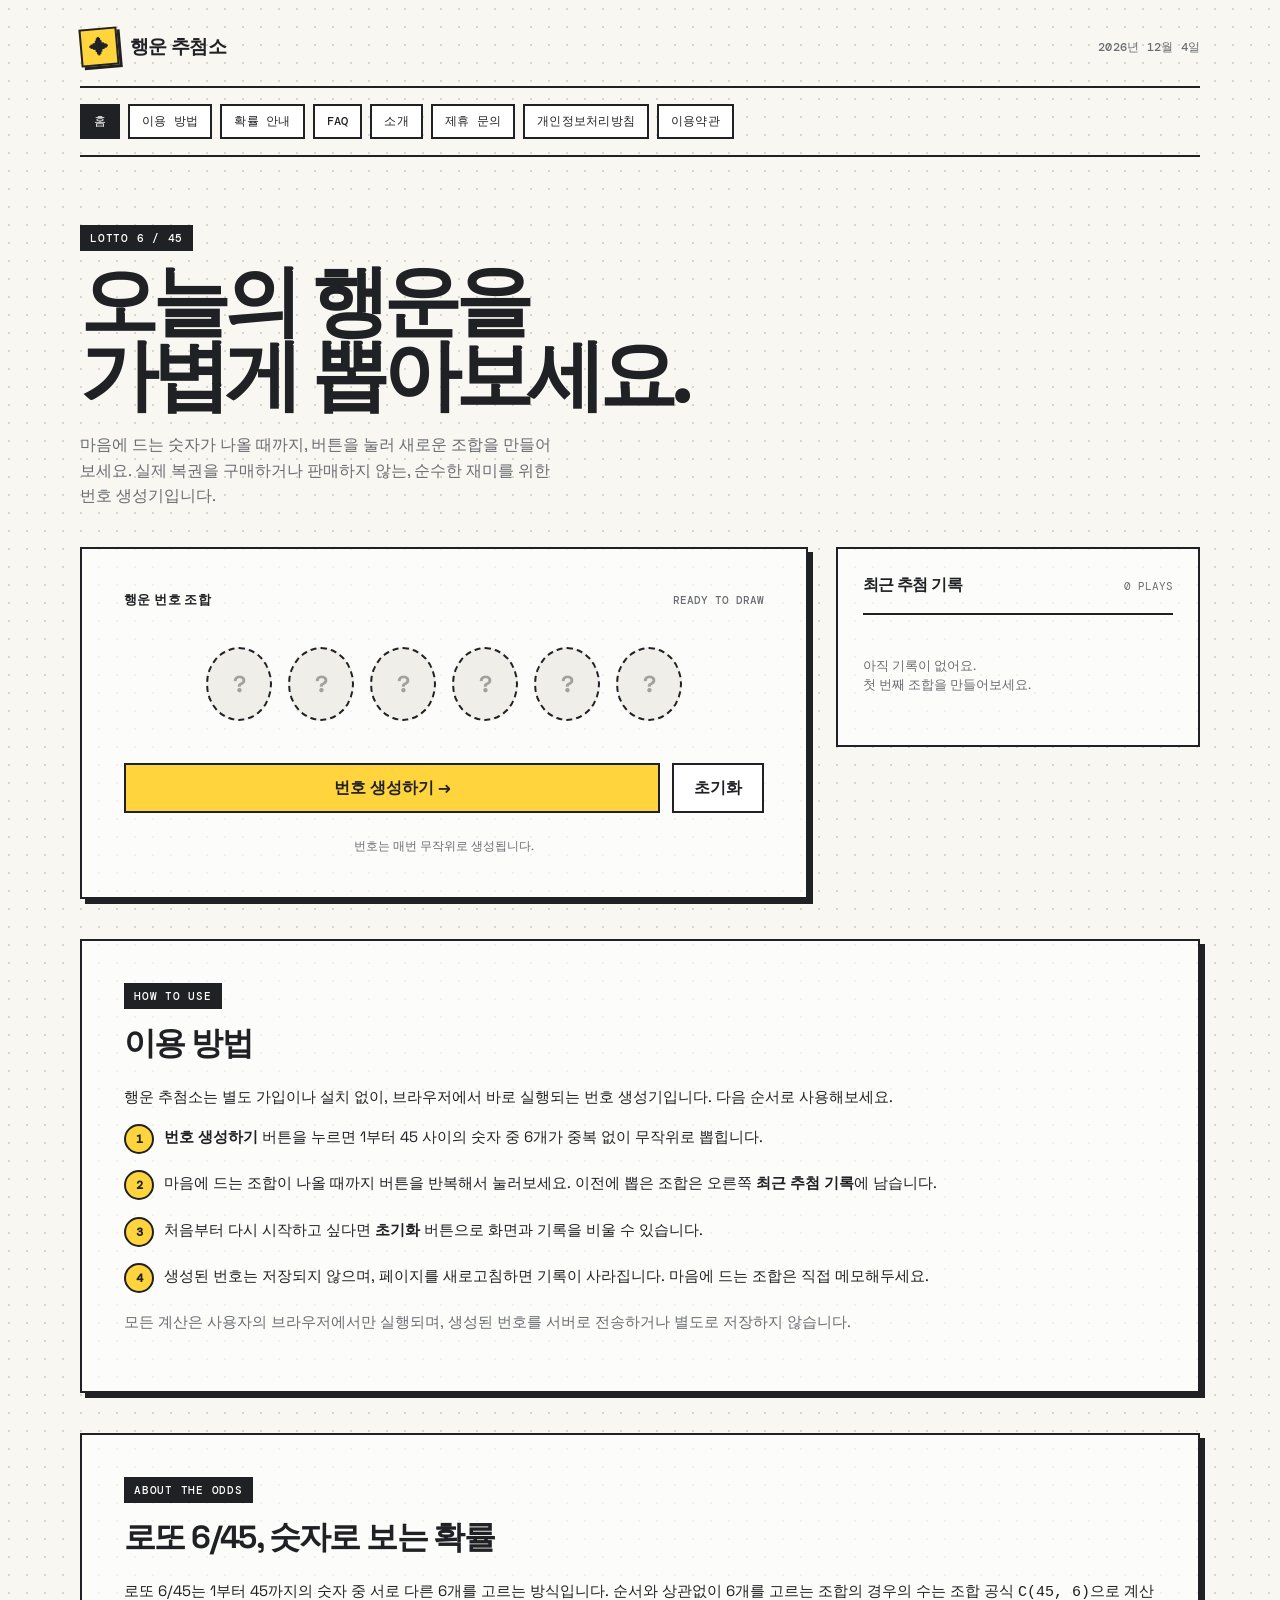
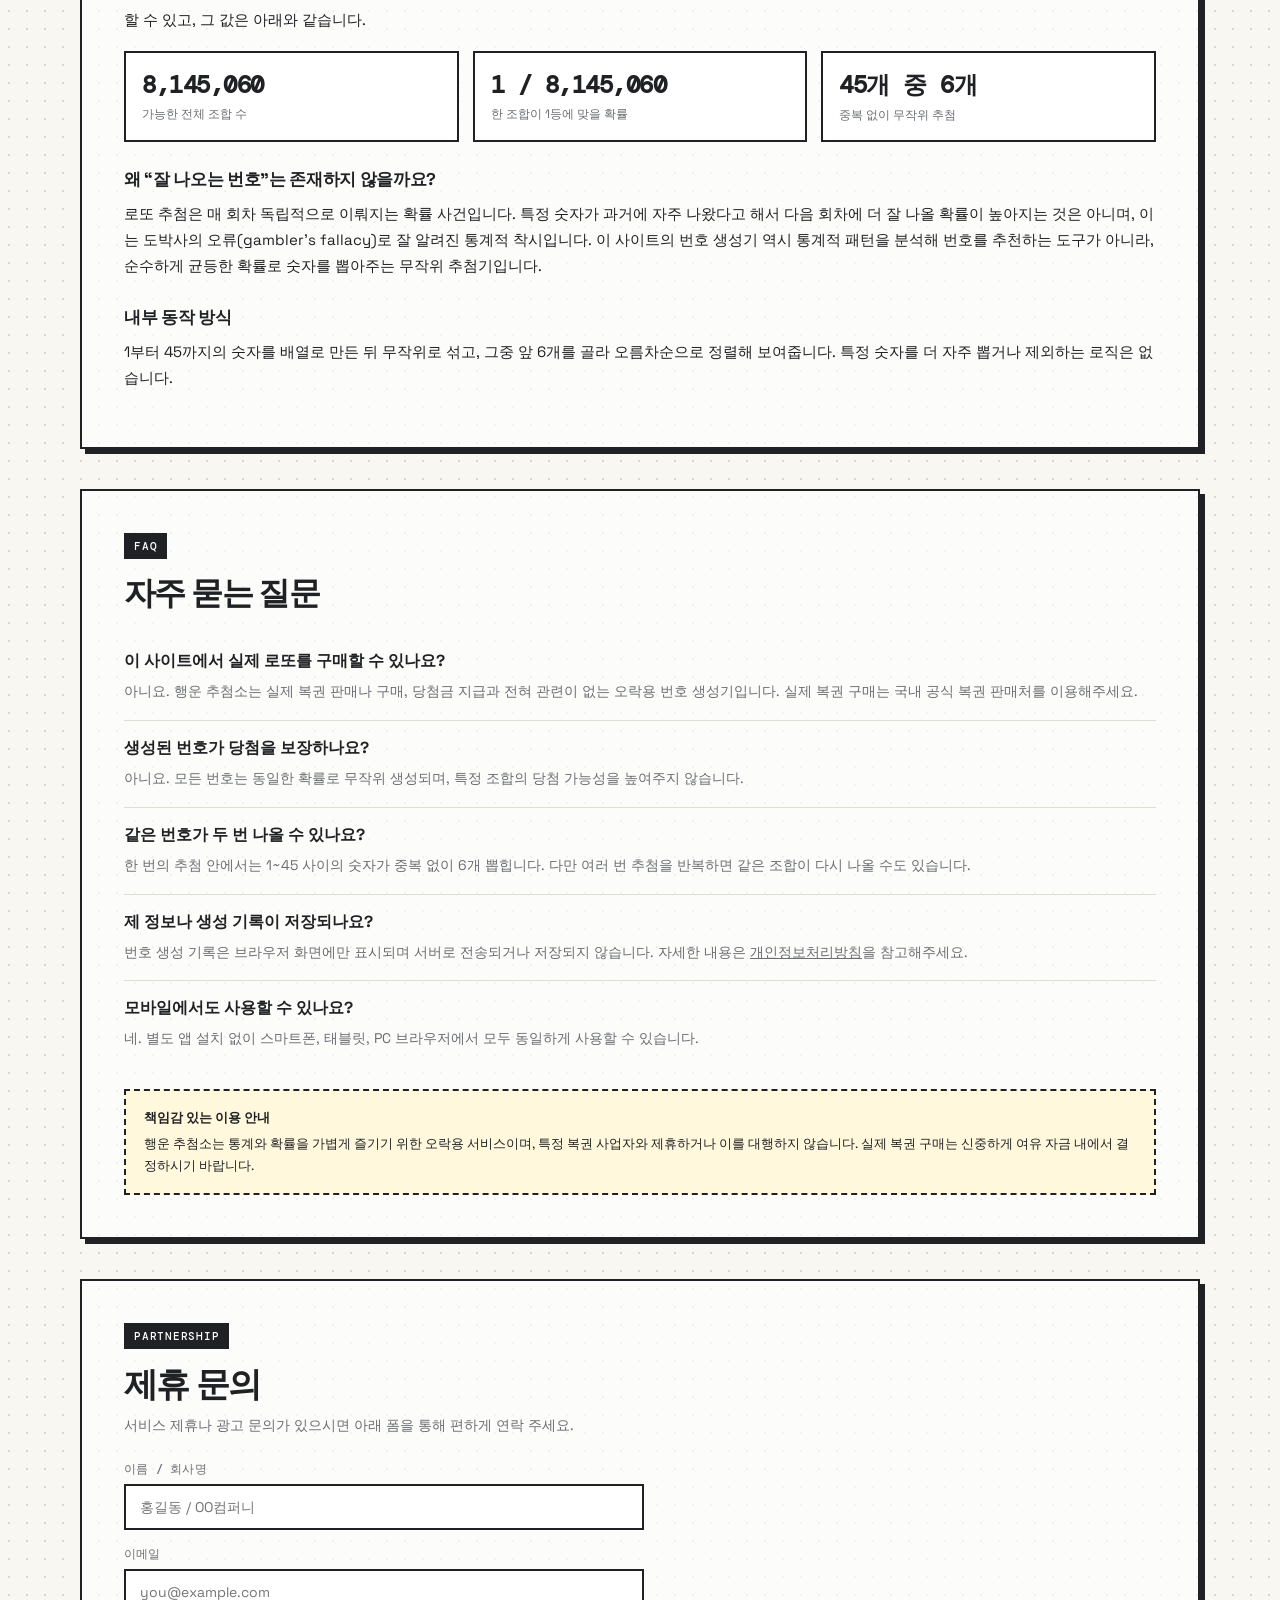
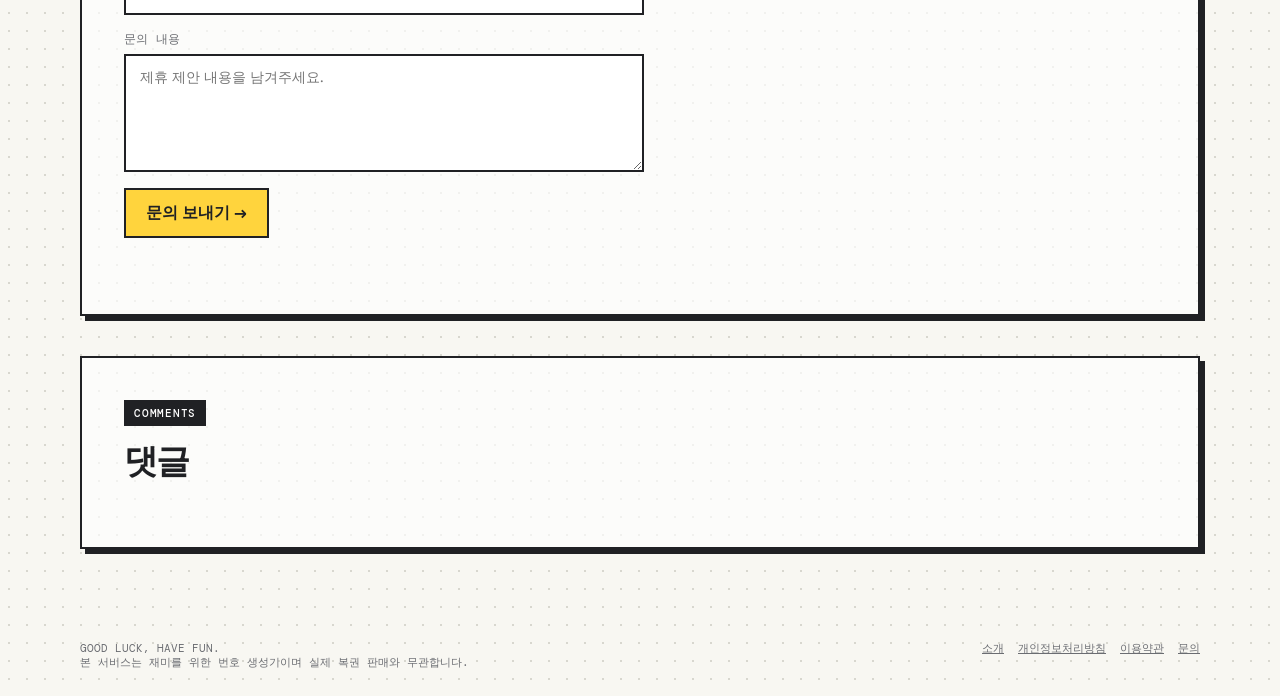
<file: index.html>
<!doctype html>
<html lang="ko">
<head>
  <meta charset="UTF-8">
  <meta name="viewport" content="width=device-width, initial-scale=1.0">
  <title>행운 추첨소 | 로또 번호 생성기</title>
  <meta name="description" content="로또 6/45 번호를 무작위로 뽑아보는 무료 웹 도구. 사용법, 당첨 확률과 조합 수 계산, 자주 묻는 질문까지 함께 안내합니다.">
  <link rel="canonical" href="https://product-builder-lecture-7hu.pages.dev/">
  <meta name="google-adsense-account" content="ca-pub-7638563960296296">
  <script async src="https://pagead2.googlesyndication.com/pagead/js/adsbygoogle.js?client=ca-pub-7638563960296296"
     crossorigin="anonymous"></script>
  <link rel="stylesheet" href="styles.css">
</head>
<body>
  <div class="shell">
    <header>
      <a class="brand" href="/"><div class="brand-mark" aria-hidden="true">✦</div><span>행운 추첨소</span></a>
      <div class="date" id="today"></div>
    </header>
    <nav class="site-nav" aria-label="주요 메뉴">
      <a href="/" aria-current="page">홈</a>
      <a href="#howto">이용 방법</a>
      <a href="#stats">확률 안내</a>
      <a href="#faq">FAQ</a>
      <a href="about.html">소개</a>
      <a href="#partner-title">제휴 문의</a>
      <a href="privacy.html">개인정보처리방침</a>
      <a href="terms.html">이용약관</a>
    </nav>

    <main>
      <section class="intro" aria-labelledby="page-title">
        <span class="eyebrow">LOTTO 6 / 45</span>
        <h1 id="page-title">오늘의 행운을<br>가볍게 뽑아보세요.</h1>
        <p>마음에 드는 숫자가 나올 때까지, 버튼을 눌러 새로운 조합을 만들어보세요. 실제 복권을 구매하거나 판매하지 않는, 순수한 재미를 위한 번호 생성기입니다.</p>
      </section>

      <div class="layout">
        <section class="draw-panel" aria-labelledby="draw-title">
          <div class="panel-top">
            <h2 class="panel-title" id="draw-title">행운 번호 조합</h2>
            <span class="round" id="roundLabel">READY TO DRAW</span>
          </div>
          <div class="numbers" id="numbers" aria-live="polite" aria-label="추첨된 로또 번호">
            <span class="ball placeholder">?</span><span class="ball placeholder">?</span><span class="ball placeholder">?</span><span class="ball placeholder">?</span><span class="ball placeholder">?</span><span class="ball placeholder">?</span>
          </div>
          <div class="actions">
            <button class="button primary" id="drawButton" type="button">번호 생성하기 <span aria-hidden="true">→</span></button>
            <button class="button secondary" id="resetButton" type="button">초기화</button>
          </div>
          <p class="tip">번호는 매번 무작위로 생성됩니다.</p>
        </section>

        <aside class="history-panel" aria-labelledby="history-title">
          <div class="history-head"><h2 id="history-title">최근 추첨 기록</h2><span class="history-count" id="historyCount">0 PLAYS</span></div>
          <div class="history-list" id="historyList"><p class="empty" id="emptyHistory">아직 기록이 없어요.<br>첫 번째 조합을 만들어보세요.</p></div>
        </aside>
      </div>

      <section class="content-panel" id="howto" aria-labelledby="howto-title">
        <span class="eyebrow">HOW TO USE</span>
        <h2 id="howto-title">이용 방법</h2>
        <p>행운 추첨소는 별도 가입이나 설치 없이, 브라우저에서 바로 실행되는 번호 생성기입니다. 다음 순서로 사용해보세요.</p>
        <ol class="steps">
          <li><strong>번호 생성하기</strong> 버튼을 누르면 1부터 45 사이의 숫자 중 6개가 중복 없이 무작위로 뽑힙니다.</li>
          <li>마음에 드는 조합이 나올 때까지 버튼을 반복해서 눌러보세요. 이전에 뽑은 조합은 오른쪽 <strong>최근 추첨 기록</strong>에 남습니다.</li>
          <li>처음부터 다시 시작하고 싶다면 <strong>초기화</strong> 버튼으로 화면과 기록을 비울 수 있습니다.</li>
          <li>생성된 번호는 저장되지 않으며, 페이지를 새로고침하면 기록이 사라집니다. 마음에 드는 조합은 직접 메모해두세요.</li>
        </ol>
        <p class="muted">모든 계산은 사용자의 브라우저에서만 실행되며, 생성된 번호를 서버로 전송하거나 별도로 저장하지 않습니다.</p>
      </section>

      <section class="content-panel" id="stats" aria-labelledby="stats-title">
        <span class="eyebrow">ABOUT THE ODDS</span>
        <h2 id="stats-title">로또 6/45, 숫자로 보는 확률</h2>
        <p>로또 6/45는 1부터 45까지의 숫자 중 서로 다른 6개를 고르는 방식입니다. 순서와 상관없이 6개를 고르는 조합의 경우의 수는 조합 공식 <code>C(45, 6)</code>으로 계산할 수 있고, 그 값은 아래와 같습니다.</p>
        <div class="stat-grid">
          <div class="stat-card"><span class="num">8,145,060</span><span class="label">가능한 전체 조합 수</span></div>
          <div class="stat-card"><span class="num">1 / 8,145,060</span><span class="label">한 조합이 1등에 맞을 확률</span></div>
          <div class="stat-card"><span class="num">45개 중 6개</span><span class="label">중복 없이 무작위 추첨</span></div>
        </div>
        <h3>왜 &ldquo;잘 나오는 번호&rdquo;는 존재하지 않을까요?</h3>
        <p>로또 추첨은 매 회차 독립적으로 이뤄지는 확률 사건입니다. 특정 숫자가 과거에 자주 나왔다고 해서 다음 회차에 더 잘 나올 확률이 높아지는 것은 아니며, 이는 도박사의 오류(gambler&rsquo;s fallacy)로 잘 알려진 통계적 착시입니다. 이 사이트의 번호 생성기 역시 통계적 패턴을 분석해 번호를 추천하는 도구가 아니라, 순수하게 균등한 확률로 숫자를 뽑아주는 무작위 추첨기입니다.</p>
        <h3>내부 동작 방식</h3>
        <p>1부터 45까지의 숫자를 배열로 만든 뒤 무작위로 섞고, 그중 앞 6개를 골라 오름차순으로 정렬해 보여줍니다. 특정 숫자를 더 자주 뽑거나 제외하는 로직은 없습니다.</p>
      </section>

      <section class="content-panel" id="faq" aria-labelledby="faq-title">
        <span class="eyebrow">FAQ</span>
        <h2 id="faq-title">자주 묻는 질문</h2>
        <dl>
          <div class="faq-item">
            <dt>이 사이트에서 실제 로또를 구매할 수 있나요?</dt>
            <dd>아니요. 행운 추첨소는 실제 복권 판매나 구매, 당첨금 지급과 전혀 관련이 없는 오락용 번호 생성기입니다. 실제 복권 구매는 국내 공식 복권 판매처를 이용해주세요.</dd>
          </div>
          <div class="faq-item">
            <dt>생성된 번호가 당첨을 보장하나요?</dt>
            <dd>아니요. 모든 번호는 동일한 확률로 무작위 생성되며, 특정 조합의 당첨 가능성을 높여주지 않습니다.</dd>
          </div>
          <div class="faq-item">
            <dt>같은 번호가 두 번 나올 수 있나요?</dt>
            <dd>한 번의 추첨 안에서는 1~45 사이의 숫자가 중복 없이 6개 뽑힙니다. 다만 여러 번 추첨을 반복하면 같은 조합이 다시 나올 수도 있습니다.</dd>
          </div>
          <div class="faq-item">
            <dt>제 정보나 생성 기록이 저장되나요?</dt>
            <dd>번호 생성 기록은 브라우저 화면에만 표시되며 서버로 전송되거나 저장되지 않습니다. 자세한 내용은 <a href="privacy.html">개인정보처리방침</a>을 참고해주세요.</dd>
          </div>
          <div class="faq-item">
            <dt>모바일에서도 사용할 수 있나요?</dt>
            <dd>네. 별도 앱 설치 없이 스마트폰, 태블릿, PC 브라우저에서 모두 동일하게 사용할 수 있습니다.</dd>
          </div>
        </dl>
        <div class="disclaimer-box">
          <strong>책임감 있는 이용 안내</strong>
          행운 추첨소는 통계와 확률을 가볍게 즐기기 위한 오락용 서비스이며, 특정 복권 사업자와 제휴하거나 이를 대행하지 않습니다. 실제 복권 구매는 신중하게 여유 자금 내에서 결정하시기 바랍니다.
        </div>
      </section>

      <section class="partner-panel" aria-labelledby="partner-title">
        <span class="eyebrow">PARTNERSHIP</span>
        <h2 class="partner-heading" id="partner-title">제휴 문의</h2>
        <p>서비스 제휴나 광고 문의가 있으시면 아래 폼을 통해 편하게 연락 주세요.</p>

        <form id="partnerForm" class="partner-form" action="https://formspree.io/f/mjyblabw" method="POST">
          <div class="field">
            <label for="partnerName">이름 / 회사명</label>
            <input type="text" id="partnerName" name="name" required placeholder="홍길동 / OO컴퍼니">
          </div>
          <div class="field">
            <label for="partnerEmail">이메일</label>
            <input type="email" id="partnerEmail" name="email" required placeholder="you@example.com">
          </div>
          <div class="field">
            <label for="partnerMessage">문의 내용</label>
            <textarea id="partnerMessage" name="message" rows="5" required placeholder="제휴 제안 내용을 남겨주세요."></textarea>
          </div>
          <input type="text" name="_gotcha" style="display:none" tabindex="-1" autocomplete="off">
          <button class="button primary" type="submit" id="partnerSubmit">문의 보내기 <span aria-hidden="true">→</span></button>
          <p class="form-status" id="partnerStatus" role="status" aria-live="polite"></p>
        </form>
      </section>

      <section class="comments-panel" aria-labelledby="comments-title">
        <span class="eyebrow">COMMENTS</span>
        <h2 class="comments-heading" id="comments-title">댓글</h2>
        <div id="disqus_thread"></div>
      </section>
    </main>

    <footer>
      <span>GOOD LUCK, HAVE FUN.<br>본 서비스는 재미를 위한 번호 생성기이며 실제 복권 판매와 무관합니다.</span>
      <nav aria-label="바닥글 메뉴">
        <a href="about.html">소개</a>
        <a href="privacy.html">개인정보처리방침</a>
        <a href="terms.html">이용약관</a>
        <a href="mailto:jeseo.yeon@gmail.com">문의</a>
      </nav>
    </footer>
  </div>

  <script>
    var disqus_config = function () {
      this.page.url = window.location.href;
      this.page.identifier = 'lotto-home';
    };
    (function() {
      var d = document, s = d.createElement('script');
      s.src = 'https://productbuilder-xjwd5iqwdi.disqus.com/embed.js';
      s.setAttribute('data-timestamp', +new Date());
      (d.head || d.body).appendChild(s);
    })();
  </script>
  <noscript>Please enable JavaScript to view the <a href="https://disqus.com/?ref_noscript">comments powered by Disqus.</a></noscript>

  <script>
    const numbersElement = document.getElementById('numbers');
    const drawButton = document.getElementById('drawButton');
    const resetButton = document.getElementById('resetButton');
    const historyList = document.getElementById('historyList');
    const historyCount = document.getElementById('historyCount');
    const roundLabel = document.getElementById('roundLabel');
    const today = document.getElementById('today');
    let drawCount = 0;

    today.textContent = new Intl.DateTimeFormat('ko-KR', { dateStyle: 'long' }).format(new Date());

    function createNumbers() {
      const pool = Array.from({ length: 45 }, (_, index) => index + 1);
      return pool.sort(() => Math.random() - 0.5).slice(0, 6).sort((a, b) => a - b);
    }

    function renderNumbers(numbers) {
      numbersElement.innerHTML = numbers.map((number, index) => `<span class="ball" style="animation-delay: ${index * 45}ms">${number}</span>`).join('');
    }

    function addHistory(numbers) {
      const time = new Intl.DateTimeFormat('ko-KR', { hour: '2-digit', minute: '2-digit' }).format(new Date());
      const item = document.createElement('div');
      item.className = 'history-item';
      item.innerHTML = `<div class="history-balls">${numbers.map(number => `<span class="mini-ball">${number}</span>`).join('')}</div><span class="history-time">${time}</span>`;
      const emptyHistory = document.getElementById('emptyHistory');
      if (emptyHistory) emptyHistory.remove();
      historyList.prepend(item);
      drawCount += 1;
      historyCount.textContent = `${drawCount} ${drawCount === 1 ? 'PLAY' : 'PLAYS'}`;
    }

    function draw() {
      const numbers = createNumbers();
      renderNumbers(numbers);
      addHistory(numbers);
      roundLabel.textContent = `DRAW #${String(drawCount).padStart(2, '0')}`;
    }

    function reset() {
      numbersElement.innerHTML = '<span class="ball placeholder">?</span>'.repeat(6);
      roundLabel.textContent = 'READY TO DRAW';
      historyList.innerHTML = '<p class="empty" id="emptyHistory">아직 기록이 없어요.<br>첫 번째 조합을 만들어보세요.</p>';
      drawCount = 0;
      historyCount.textContent = '0 PLAYS';
    }

    drawButton.addEventListener('click', draw);
    resetButton.addEventListener('click', reset);

    const partnerForm = document.getElementById('partnerForm');
    const partnerSubmit = document.getElementById('partnerSubmit');
    const partnerStatus = document.getElementById('partnerStatus');

    partnerForm.addEventListener('submit', async (event) => {
      event.preventDefault();
      partnerSubmit.disabled = true;
      partnerStatus.className = 'form-status';
      partnerStatus.textContent = '전송 중...';

      try {
        const response = await fetch(partnerForm.action, {
          method: 'POST',
          body: new FormData(partnerForm),
          headers: { 'Accept': 'application/json' }
        });

        if (response.ok) {
          partnerStatus.className = 'form-status success';
          partnerStatus.textContent = '문의가 접수되었습니다. 감사합니다!';
          partnerForm.reset();
        } else {
          const data = await response.json().catch(() => null);
          partnerStatus.className = 'form-status error';
          partnerStatus.textContent = data?.errors?.[0]?.message || '전송에 실패했습니다. 잠시 후 다시 시도해주세요.';
        }
      } catch (error) {
        partnerStatus.className = 'form-status error';
        partnerStatus.textContent = '전송에 실패했습니다. 네트워크를 확인해주세요.';
      } finally {
        partnerSubmit.disabled = false;
      }
    });
  </script>
</body>
</html>
</file>
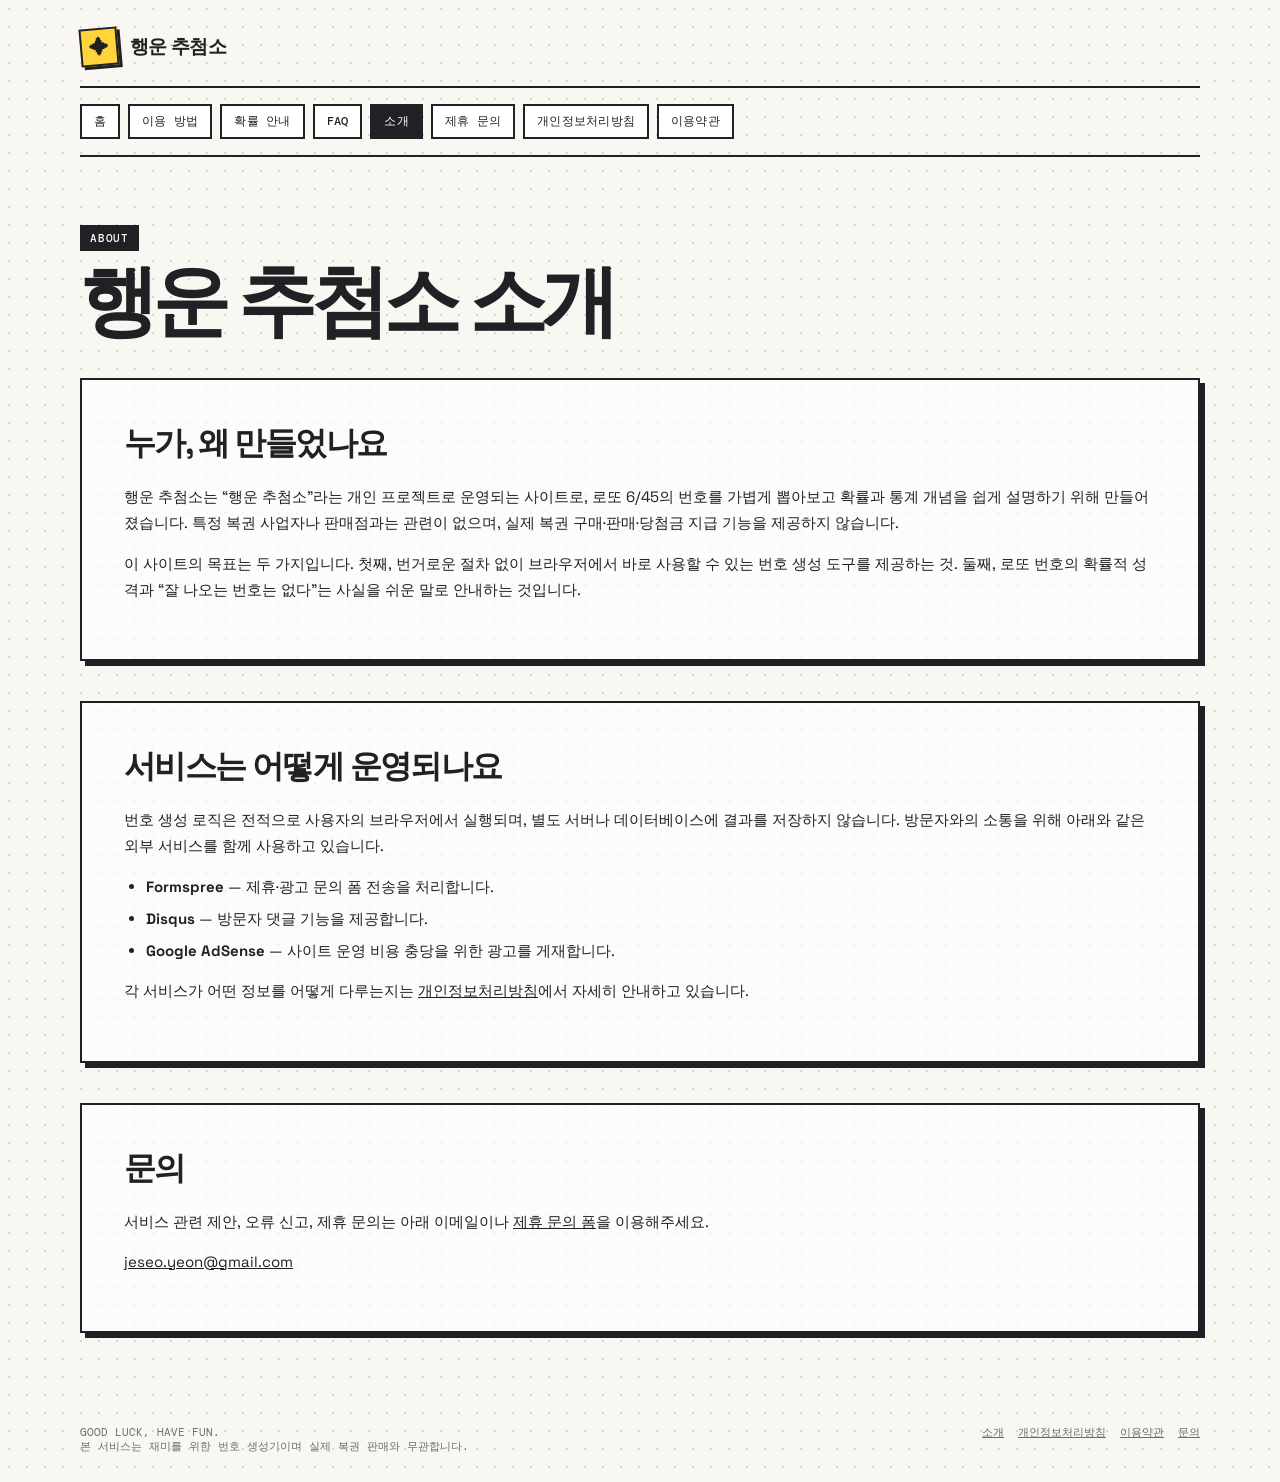
<file: about.html>
<!doctype html>
<html lang="ko">
<head>
  <meta charset="UTF-8">
  <meta name="viewport" content="width=device-width, initial-scale=1.0">
  <title>소개 | 행운 추첨소</title>
  <meta name="description" content="행운 추첨소를 만든 이유와 운영 방식, 서비스 성격을 소개합니다.">
  <link rel="canonical" href="https://product-builder-lecture-7hu.pages.dev/about.html">
  <meta name="google-adsense-account" content="ca-pub-7638563960296296">
  <script async src="https://pagead2.googlesyndication.com/pagead/js/adsbygoogle.js?client=ca-pub-7638563960296296"
     crossorigin="anonymous"></script>
  <link rel="stylesheet" href="styles.css">
</head>
<body>
  <div class="shell">
    <header>
      <a class="brand" href="/"><div class="brand-mark" aria-hidden="true">✦</div><span>행운 추첨소</span></a>
    </header>
    <nav class="site-nav" aria-label="주요 메뉴">
      <a href="/">홈</a>
      <a href="/#howto">이용 방법</a>
      <a href="/#stats">확률 안내</a>
      <a href="/#faq">FAQ</a>
      <a href="about.html" aria-current="page">소개</a>
      <a href="/#partner-title">제휴 문의</a>
      <a href="privacy.html">개인정보처리방침</a>
      <a href="terms.html">이용약관</a>
    </nav>

    <main>
      <section class="intro" aria-labelledby="page-title">
        <span class="eyebrow">ABOUT</span>
        <h1 id="page-title">행운 추첨소 소개</h1>
      </section>

      <section class="content-panel" aria-labelledby="who-title">
        <h2 id="who-title">누가, 왜 만들었나요</h2>
        <p>행운 추첨소는 &ldquo;행운 추첨소&rdquo;라는 개인 프로젝트로 운영되는 사이트로, 로또 6/45의 번호를 가볍게 뽑아보고 확률과 통계 개념을 쉽게 설명하기 위해 만들어졌습니다. 특정 복권 사업자나 판매점과는 관련이 없으며, 실제 복권 구매·판매·당첨금 지급 기능을 제공하지 않습니다.</p>
        <p>이 사이트의 목표는 두 가지입니다. 첫째, 번거로운 절차 없이 브라우저에서 바로 사용할 수 있는 번호 생성 도구를 제공하는 것. 둘째, 로또 번호의 확률적 성격과 &ldquo;잘 나오는 번호는 없다&rdquo;는 사실을 쉬운 말로 안내하는 것입니다.</p>
      </section>

      <section class="content-panel" aria-labelledby="how-title">
        <h2 id="how-title">서비스는 어떻게 운영되나요</h2>
        <p>번호 생성 로직은 전적으로 사용자의 브라우저에서 실행되며, 별도 서버나 데이터베이스에 결과를 저장하지 않습니다. 방문자와의 소통을 위해 아래와 같은 외부 서비스를 함께 사용하고 있습니다.</p>
        <ul>
          <li><strong>Formspree</strong> — 제휴·광고 문의 폼 전송을 처리합니다.</li>
          <li><strong>Disqus</strong> — 방문자 댓글 기능을 제공합니다.</li>
          <li><strong>Google AdSense</strong> — 사이트 운영 비용 충당을 위한 광고를 게재합니다.</li>
        </ul>
        <p>각 서비스가 어떤 정보를 어떻게 다루는지는 <a href="privacy.html">개인정보처리방침</a>에서 자세히 안내하고 있습니다.</p>
      </section>

      <section class="content-panel" aria-labelledby="contact-title">
        <h2 id="contact-title">문의</h2>
        <p>서비스 관련 제안, 오류 신고, 제휴 문의는 아래 이메일이나 <a href="/#partner-title">제휴 문의 폼</a>을 이용해주세요.</p>
        <p><a href="mailto:jeseo.yeon@gmail.com">jeseo.yeon@gmail.com</a></p>
      </section>
    </main>

    <footer>
      <span>GOOD LUCK, HAVE FUN.<br>본 서비스는 재미를 위한 번호 생성기이며 실제 복권 판매와 무관합니다.</span>
      <nav aria-label="바닥글 메뉴">
        <a href="about.html">소개</a>
        <a href="privacy.html">개인정보처리방침</a>
        <a href="terms.html">이용약관</a>
        <a href="mailto:jeseo.yeon@gmail.com">문의</a>
      </nav>
    </footer>
  </div>
</body>
</html>
</file>
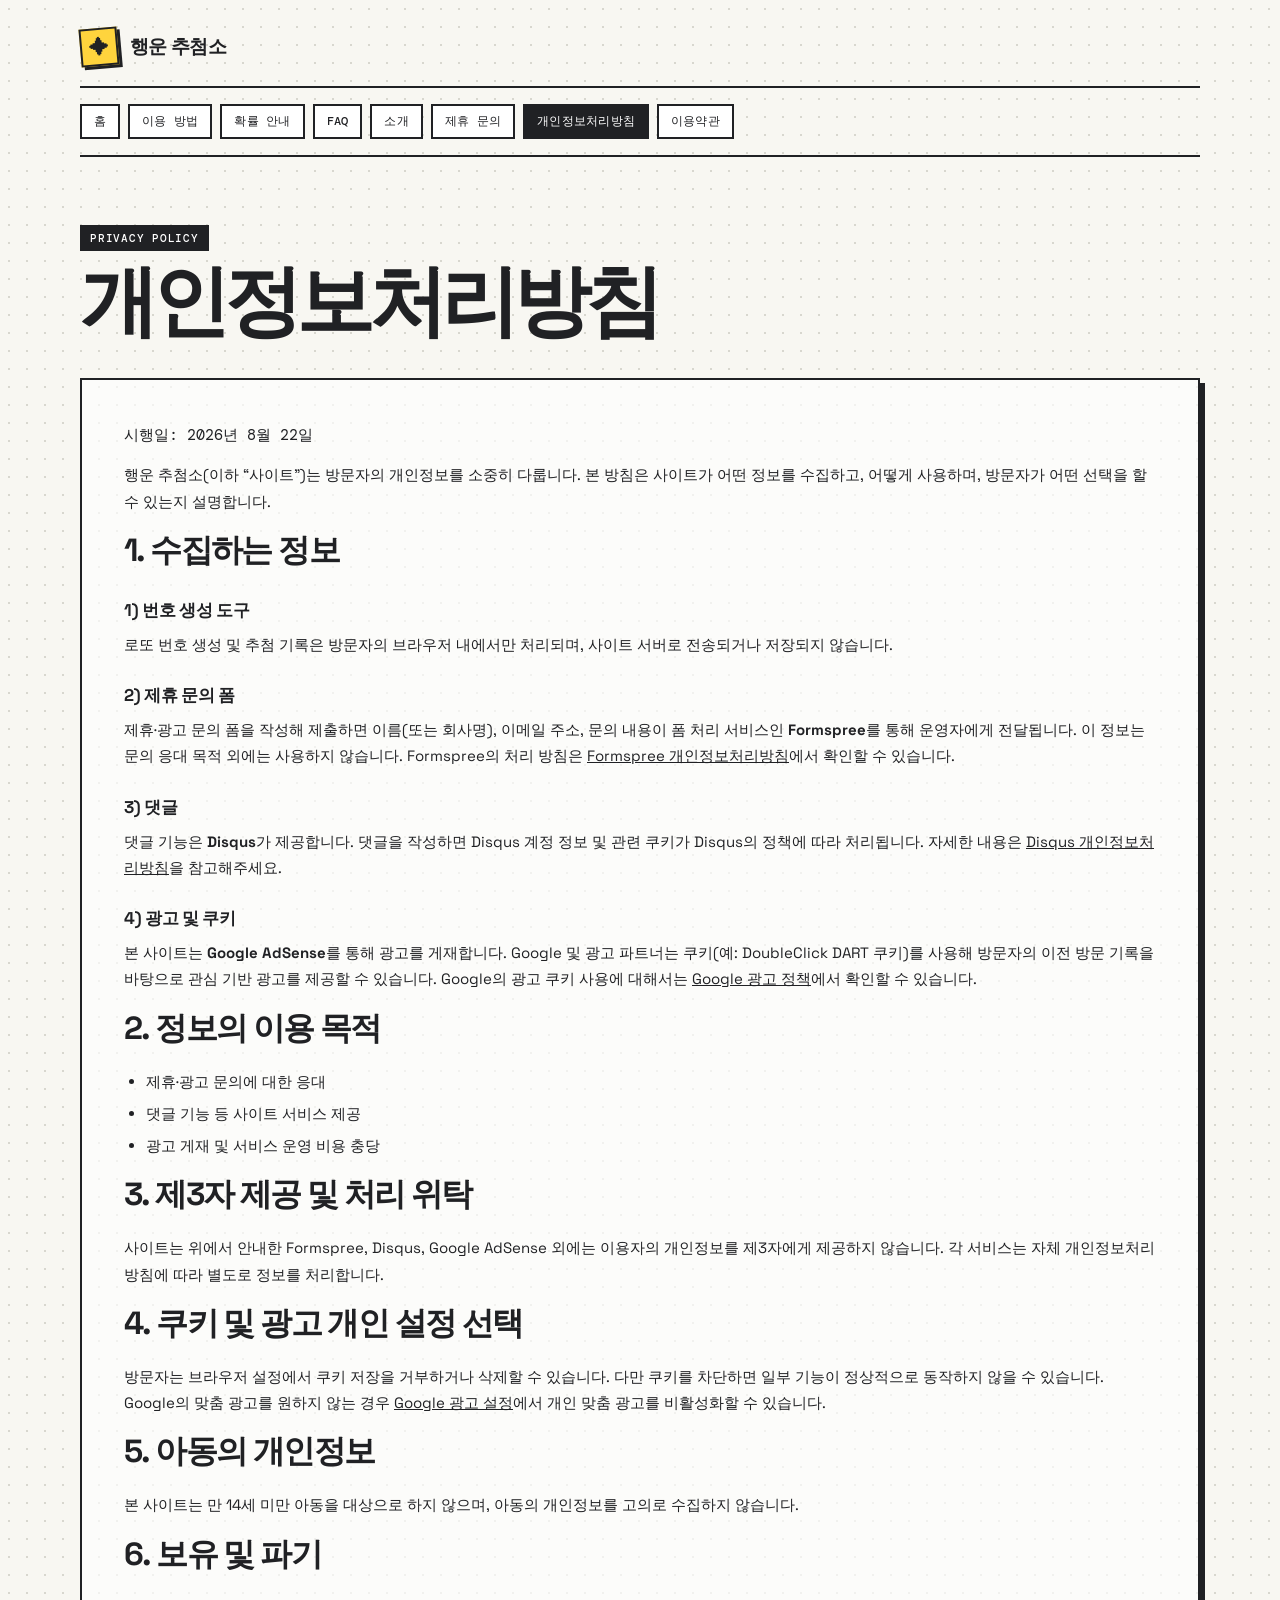
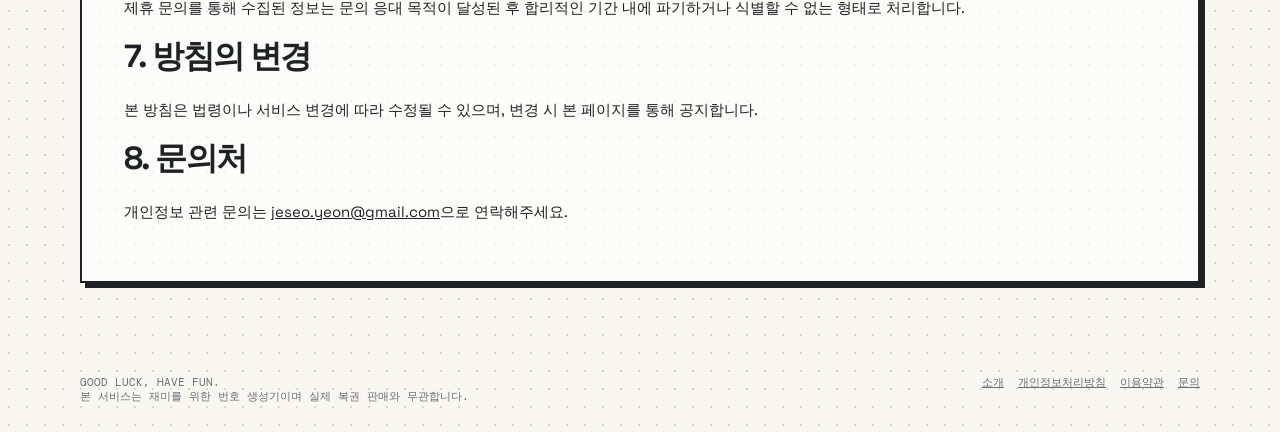
<file: privacy.html>
<!doctype html>
<html lang="ko">
<head>
  <meta charset="UTF-8">
  <meta name="viewport" content="width=device-width, initial-scale=1.0">
  <title>개인정보처리방침 | 행운 추첨소</title>
  <meta name="description" content="행운 추첨소가 수집하는 정보의 범위와 목적, 쿠키·광고 사용 방식을 안내하는 개인정보처리방침입니다.">
  <link rel="canonical" href="https://product-builder-lecture-7hu.pages.dev/privacy.html">
  <meta name="google-adsense-account" content="ca-pub-7638563960296296">
  <script async src="https://pagead2.googlesyndication.com/pagead/js/adsbygoogle.js?client=ca-pub-7638563960296296"
     crossorigin="anonymous"></script>
  <link rel="stylesheet" href="styles.css">
</head>
<body>
  <div class="shell">
    <header>
      <a class="brand" href="/"><div class="brand-mark" aria-hidden="true">✦</div><span>행운 추첨소</span></a>
    </header>
    <nav class="site-nav" aria-label="주요 메뉴">
      <a href="/">홈</a>
      <a href="/#howto">이용 방법</a>
      <a href="/#stats">확률 안내</a>
      <a href="/#faq">FAQ</a>
      <a href="about.html">소개</a>
      <a href="/#partner-title">제휴 문의</a>
      <a href="privacy.html" aria-current="page">개인정보처리방침</a>
      <a href="terms.html">이용약관</a>
    </nav>

    <main>
      <section class="intro" aria-labelledby="page-title">
        <span class="eyebrow">PRIVACY POLICY</span>
        <h1 id="page-title">개인정보처리방침</h1>
      </section>

      <section class="content-panel">
        <p class="meta-line">시행일: 2026년 8월 22일</p>
        <p>행운 추첨소(이하 &ldquo;사이트&rdquo;)는 방문자의 개인정보를 소중히 다룹니다. 본 방침은 사이트가 어떤 정보를 수집하고, 어떻게 사용하며, 방문자가 어떤 선택을 할 수 있는지 설명합니다.</p>

        <h2>1. 수집하는 정보</h2>
        <h3>1) 번호 생성 도구</h3>
        <p>로또 번호 생성 및 추첨 기록은 방문자의 브라우저 내에서만 처리되며, 사이트 서버로 전송되거나 저장되지 않습니다.</p>
        <h3>2) 제휴 문의 폼</h3>
        <p>제휴·광고 문의 폼을 작성해 제출하면 이름(또는 회사명), 이메일 주소, 문의 내용이 폼 처리 서비스인 <strong>Formspree</strong>를 통해 운영자에게 전달됩니다. 이 정보는 문의 응대 목적 외에는 사용하지 않습니다. Formspree의 처리 방침은 <a href="https://formspree.io/legal/privacy-policy/" rel="noopener noreferrer" target="_blank">Formspree 개인정보처리방침</a>에서 확인할 수 있습니다.</p>
        <h3>3) 댓글</h3>
        <p>댓글 기능은 <strong>Disqus</strong>가 제공합니다. 댓글을 작성하면 Disqus 계정 정보 및 관련 쿠키가 Disqus의 정책에 따라 처리됩니다. 자세한 내용은 <a href="https://help.disqus.com/en/articles/1717103-disqus-privacy-policy" rel="noopener noreferrer" target="_blank">Disqus 개인정보처리방침</a>을 참고해주세요.</p>
        <h3>4) 광고 및 쿠키</h3>
        <p>본 사이트는 <strong>Google AdSense</strong>를 통해 광고를 게재합니다. Google 및 광고 파트너는 쿠키(예: DoubleClick DART 쿠키)를 사용해 방문자의 이전 방문 기록을 바탕으로 관심 기반 광고를 제공할 수 있습니다. Google의 광고 쿠키 사용에 대해서는 <a href="https://policies.google.com/technologies/ads" rel="noopener noreferrer" target="_blank">Google 광고 정책</a>에서 확인할 수 있습니다.</p>

        <h2>2. 정보의 이용 목적</h2>
        <ul>
          <li>제휴·광고 문의에 대한 응대</li>
          <li>댓글 기능 등 사이트 서비스 제공</li>
          <li>광고 게재 및 서비스 운영 비용 충당</li>
        </ul>

        <h2>3. 제3자 제공 및 처리 위탁</h2>
        <p>사이트는 위에서 안내한 Formspree, Disqus, Google AdSense 외에는 이용자의 개인정보를 제3자에게 제공하지 않습니다. 각 서비스는 자체 개인정보처리방침에 따라 별도로 정보를 처리합니다.</p>

        <h2>4. 쿠키 및 광고 개인 설정 선택</h2>
        <p>방문자는 브라우저 설정에서 쿠키 저장을 거부하거나 삭제할 수 있습니다. 다만 쿠키를 차단하면 일부 기능이 정상적으로 동작하지 않을 수 있습니다. Google의 맞춤 광고를 원하지 않는 경우 <a href="https://adssettings.google.com/" rel="noopener noreferrer" target="_blank">Google 광고 설정</a>에서 개인 맞춤 광고를 비활성화할 수 있습니다.</p>

        <h2>5. 아동의 개인정보</h2>
        <p>본 사이트는 만 14세 미만 아동을 대상으로 하지 않으며, 아동의 개인정보를 고의로 수집하지 않습니다.</p>

        <h2>6. 보유 및 파기</h2>
        <p>제휴 문의를 통해 수집된 정보는 문의 응대 목적이 달성된 후 합리적인 기간 내에 파기하거나 식별할 수 없는 형태로 처리합니다.</p>

        <h2>7. 방침의 변경</h2>
        <p>본 방침은 법령이나 서비스 변경에 따라 수정될 수 있으며, 변경 시 본 페이지를 통해 공지합니다.</p>

        <h2>8. 문의처</h2>
        <p>개인정보 관련 문의는 <a href="mailto:jeseo.yeon@gmail.com">jeseo.yeon@gmail.com</a>으로 연락해주세요.</p>
      </section>
    </main>

    <footer>
      <span>GOOD LUCK, HAVE FUN.<br>본 서비스는 재미를 위한 번호 생성기이며 실제 복권 판매와 무관합니다.</span>
      <nav aria-label="바닥글 메뉴">
        <a href="about.html">소개</a>
        <a href="privacy.html">개인정보처리방침</a>
        <a href="terms.html">이용약관</a>
        <a href="mailto:jeseo.yeon@gmail.com">문의</a>
      </nav>
    </footer>
  </div>
</body>
</html>
</file>
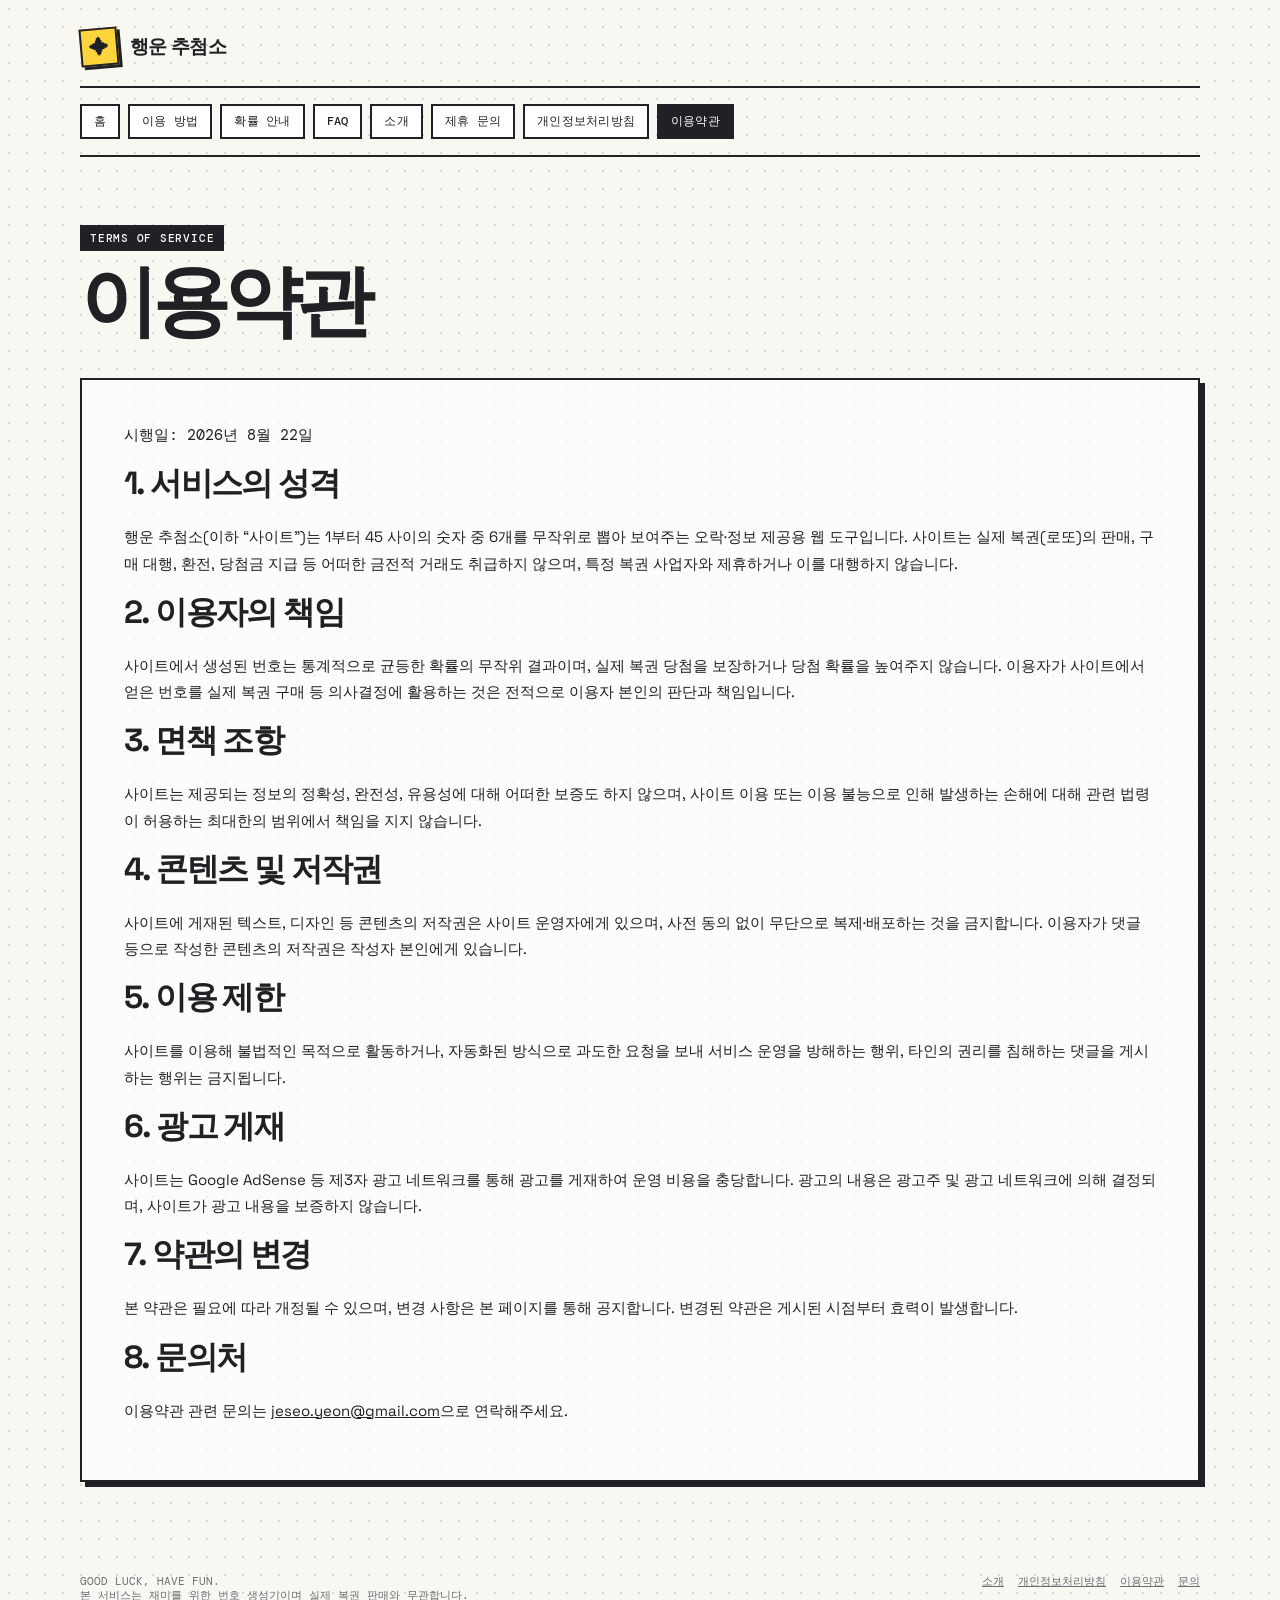
<file: terms.html>
<!doctype html>
<html lang="ko">
<head>
  <meta charset="UTF-8">
  <meta name="viewport" content="width=device-width, initial-scale=1.0">
  <title>이용약관 | 행운 추첨소</title>
  <meta name="description" content="행운 추첨소 이용약관 — 서비스 성격, 이용자 책임, 면책 조항을 안내합니다.">
  <link rel="canonical" href="https://product-builder-lecture-7hu.pages.dev/terms.html">
  <meta name="google-adsense-account" content="ca-pub-7638563960296296">
  <script async src="https://pagead2.googlesyndication.com/pagead/js/adsbygoogle.js?client=ca-pub-7638563960296296"
     crossorigin="anonymous"></script>
  <link rel="stylesheet" href="styles.css">
</head>
<body>
  <div class="shell">
    <header>
      <a class="brand" href="/"><div class="brand-mark" aria-hidden="true">✦</div><span>행운 추첨소</span></a>
    </header>
    <nav class="site-nav" aria-label="주요 메뉴">
      <a href="/">홈</a>
      <a href="/#howto">이용 방법</a>
      <a href="/#stats">확률 안내</a>
      <a href="/#faq">FAQ</a>
      <a href="about.html">소개</a>
      <a href="/#partner-title">제휴 문의</a>
      <a href="privacy.html">개인정보처리방침</a>
      <a href="terms.html" aria-current="page">이용약관</a>
    </nav>

    <main>
      <section class="intro" aria-labelledby="page-title">
        <span class="eyebrow">TERMS OF SERVICE</span>
        <h1 id="page-title">이용약관</h1>
      </section>

      <section class="content-panel">
        <p class="meta-line">시행일: 2026년 8월 22일</p>

        <h2>1. 서비스의 성격</h2>
        <p>행운 추첨소(이하 &ldquo;사이트&rdquo;)는 1부터 45 사이의 숫자 중 6개를 무작위로 뽑아 보여주는 오락·정보 제공용 웹 도구입니다. 사이트는 실제 복권(로또)의 판매, 구매 대행, 환전, 당첨금 지급 등 어떠한 금전적 거래도 취급하지 않으며, 특정 복권 사업자와 제휴하거나 이를 대행하지 않습니다.</p>

        <h2>2. 이용자의 책임</h2>
        <p>사이트에서 생성된 번호는 통계적으로 균등한 확률의 무작위 결과이며, 실제 복권 당첨을 보장하거나 당첨 확률을 높여주지 않습니다. 이용자가 사이트에서 얻은 번호를 실제 복권 구매 등 의사결정에 활용하는 것은 전적으로 이용자 본인의 판단과 책임입니다.</p>

        <h2>3. 면책 조항</h2>
        <p>사이트는 제공되는 정보의 정확성, 완전성, 유용성에 대해 어떠한 보증도 하지 않으며, 사이트 이용 또는 이용 불능으로 인해 발생하는 손해에 대해 관련 법령이 허용하는 최대한의 범위에서 책임을 지지 않습니다.</p>

        <h2>4. 콘텐츠 및 저작권</h2>
        <p>사이트에 게재된 텍스트, 디자인 등 콘텐츠의 저작권은 사이트 운영자에게 있으며, 사전 동의 없이 무단으로 복제·배포하는 것을 금지합니다. 이용자가 댓글 등으로 작성한 콘텐츠의 저작권은 작성자 본인에게 있습니다.</p>

        <h2>5. 이용 제한</h2>
        <p>사이트를 이용해 불법적인 목적으로 활동하거나, 자동화된 방식으로 과도한 요청을 보내 서비스 운영을 방해하는 행위, 타인의 권리를 침해하는 댓글을 게시하는 행위는 금지됩니다.</p>

        <h2>6. 광고 게재</h2>
        <p>사이트는 Google AdSense 등 제3자 광고 네트워크를 통해 광고를 게재하여 운영 비용을 충당합니다. 광고의 내용은 광고주 및 광고 네트워크에 의해 결정되며, 사이트가 광고 내용을 보증하지 않습니다.</p>

        <h2>7. 약관의 변경</h2>
        <p>본 약관은 필요에 따라 개정될 수 있으며, 변경 사항은 본 페이지를 통해 공지합니다. 변경된 약관은 게시된 시점부터 효력이 발생합니다.</p>

        <h2>8. 문의처</h2>
        <p>이용약관 관련 문의는 <a href="mailto:jeseo.yeon@gmail.com">jeseo.yeon@gmail.com</a>으로 연락해주세요.</p>
      </section>
    </main>

    <footer>
      <span>GOOD LUCK, HAVE FUN.<br>본 서비스는 재미를 위한 번호 생성기이며 실제 복권 판매와 무관합니다.</span>
      <nav aria-label="바닥글 메뉴">
        <a href="about.html">소개</a>
        <a href="privacy.html">개인정보처리방침</a>
        <a href="terms.html">이용약관</a>
        <a href="mailto:jeseo.yeon@gmail.com">문의</a>
      </nav>
    </footer>
  </div>
</body>
</html>
</file>
<file: styles.css>
@import url('https://fonts.googleapis.com/css2?family=DM+Mono:wght@400;500&family=Space+Grotesk:wght@500;600;700&display=swap');

:root {
  --ink: #202124;
  --muted: #6b6d72;
  --paper: #f8f7f2;
  --line: #deddd6;
  --yellow: #ffd43d;
  --yellow-deep: #e4ae00;
  --green: #9bd6ae;
  --blue: #9dc8e8;
  --red: #f2a2a2;
  --purple: #c4b0e7;
  --shadow: 5px 5px 0 var(--ink);
}

* { box-sizing: border-box; }
body {
  margin: 0;
  min-width: 320px;
  color: var(--ink);
  background-color: var(--paper);
  background-image: radial-gradient(#d8d7cf 0.8px, transparent 0.8px);
  background-size: 18px 18px;
  font-family: 'Space Grotesk', 'Apple SD Gothic Neo', sans-serif;
}
button { font: inherit; color: inherit; cursor: pointer; }
a { color: inherit; }
.shell { width: min(1120px, calc(100% - 40px)); margin: 0 auto; }
header { display: flex; align-items: center; justify-content: space-between; padding: 28px 0 20px; border-bottom: 2px solid var(--ink); }
.brand { display: flex; align-items: center; gap: 12px; font-weight: 700; letter-spacing: -0.04em; text-decoration: none; }
.brand-mark { display: grid; place-items: center; width: 38px; height: 38px; border: 2px solid var(--ink); background: var(--yellow); box-shadow: 3px 3px 0 var(--ink); transform: rotate(-5deg); font-size: 19px; }
.brand span { font-size: 19px; }
.date { color: var(--muted); font: 500 12px 'DM Mono', monospace; letter-spacing: .02em; }

nav.site-nav { display: flex; flex-wrap: wrap; gap: 8px; padding: 16px 0; border-bottom: 2px solid var(--ink); }
nav.site-nav a { border: 2px solid var(--ink); background: white; padding: 7px 12px; font: 500 12px 'DM Mono', monospace; letter-spacing: .02em; text-decoration: none; }
nav.site-nav a:hover { background: var(--yellow); }
nav.site-nav a[aria-current="page"] { background: var(--ink); color: white; }

main { padding: 68px 0 72px; }
.intro { max-width: 690px; margin-bottom: 38px; }
.eyebrow { display: inline-block; margin-bottom: 13px; padding: 6px 10px; background: var(--ink); color: white; font: 500 11px 'DM Mono', monospace; letter-spacing: .07em; }
h1 { margin: 0; font-size: clamp(42px, 7vw, 78px); line-height: .95; letter-spacing: -0.075em; }
.intro p { max-width: 480px; margin: 20px 0 0; color: var(--muted); font-size: 16px; line-height: 1.6; }
.layout { display: grid; grid-template-columns: minmax(0, 1.5fr) minmax(280px, .75fr); gap: 28px; align-items: start; }
.draw-panel, .history-panel { border: 2px solid var(--ink); background: rgba(255,255,255,.65); }
.draw-panel { padding: clamp(24px, 4vw, 42px); box-shadow: var(--shadow); }
.panel-top { display: flex; align-items: center; justify-content: space-between; gap: 16px; margin-bottom: 38px; }
.panel-title { margin: 0; font-size: 13px; font-weight: 700; letter-spacing: .03em; }
.round { color: var(--muted); font: 500 11px 'DM Mono', monospace; }
.numbers { display: flex; flex-wrap: wrap; justify-content: center; gap: clamp(9px, 2vw, 16px); min-height: 74px; margin-bottom: 42px; }
.ball { display: grid; place-items: center; width: clamp(48px, 8vw, 66px); aspect-ratio: 1; border: 2px solid var(--ink); border-radius: 50%; background: var(--yellow); box-shadow: 3px 3px 0 var(--ink); font-size: clamp(17px, 3vw, 23px); font-weight: 700; animation: pop .35s both; }
.ball:nth-child(2n) { background: var(--green); }
.ball:nth-child(3n) { background: var(--blue); }
.ball:nth-child(4n) { background: var(--red); }
.ball:nth-child(5n) { background: var(--purple); }
.ball.placeholder { background: #efeee8; color: #a2a29c; box-shadow: none; border-style: dashed; animation: none; }
@keyframes pop { from { opacity: 0; transform: translateY(10px) scale(.7); } to { opacity: 1; transform: translateY(0) scale(1); } }
.actions { display: flex; gap: 12px; }
.button { min-height: 50px; border: 2px solid var(--ink); padding: 0 20px; font-weight: 700; transition: transform .15s, box-shadow .15s; background: white; }
.button:hover { transform: translate(-2px, -2px); box-shadow: 3px 3px 0 var(--ink); }
.button:active { transform: translate(0, 0); box-shadow: none; }
.button.primary { flex: 1; background: var(--yellow); }
.button.secondary { background: white; }
.button:focus-visible { outline: 3px solid #3d7ab8; outline-offset: 3px; }
.tip { margin: 25px 0 0; color: var(--muted); font-size: 12px; text-align: center; }
.history-panel { padding: 25px; }
.history-head { display: flex; align-items: baseline; justify-content: space-between; padding-bottom: 17px; border-bottom: 2px solid var(--ink); }
.history-head h2 { margin: 0; font-size: 16px; letter-spacing: -.04em; }
.history-count { color: var(--muted); font: 11px 'DM Mono', monospace; }
.history-list { display: grid; gap: 0; }
.history-item { display: flex; align-items: center; justify-content: space-between; gap: 10px; padding: 17px 0; border-bottom: 1px solid var(--line); }
.history-balls { display: flex; flex-wrap: wrap; gap: 5px; }
.mini-ball { display: grid; place-items: center; width: 26px; height: 26px; border: 1px solid var(--ink); border-radius: 50%; background: var(--yellow); font: 500 11px 'DM Mono', monospace; }
.mini-ball:nth-child(2n) { background: var(--green); } .mini-ball:nth-child(3n) { background: var(--blue); } .mini-ball:nth-child(4n) { background: var(--red); } .mini-ball:nth-child(5n) { background: var(--purple); }
.history-time { color: var(--muted); font: 10px 'DM Mono', monospace; white-space: nowrap; }
.empty { padding: 28px 0 12px; color: var(--muted); font-size: 13px; line-height: 1.5; }
footer { display: flex; justify-content: space-between; flex-wrap: wrap; gap: 20px; padding: 20px 0 28px; color: var(--muted); font: 11px 'DM Mono', monospace; }
footer nav { display: flex; flex-wrap: wrap; gap: 4px 14px; }
footer nav a { text-decoration: underline; }
@media (max-width: 760px) {
  .shell { width: min(100% - 28px, 560px); }
  header { padding-top: 20px; } .date { display: none; }
  main { padding: 48px 0 50px; } .layout { grid-template-columns: 1fr; }
  .intro { margin-bottom: 28px; } .intro p { font-size: 14px; }
  .draw-panel { box-shadow: 4px 4px 0 var(--ink); }
  footer { flex-direction: column; gap: 8px; }
}
@media (max-width: 420px) { .actions { flex-direction: column; } .button { width: 100%; } .panel-top { margin-bottom: 28px; } }

.partner-panel { margin-top: 40px; padding: clamp(24px, 4vw, 42px); border: 2px solid var(--ink); background: rgba(255,255,255,.65); box-shadow: var(--shadow); }
.partner-heading { margin: 0 0 6px; font-size: clamp(26px, 4vw, 34px); letter-spacing: -0.05em; }
.partner-panel > p { max-width: 480px; margin: 0; color: var(--muted); font-size: 14px; line-height: 1.6; }
.partner-form { display: grid; gap: 16px; max-width: 520px; margin-top: 24px; }
.field { display: grid; gap: 6px; }
.field label { font: 500 12px 'DM Mono', monospace; color: var(--muted); letter-spacing: .02em; }
.field input, .field textarea { font: inherit; font-size: 14px; padding: 12px 14px; border: 2px solid var(--ink); background: white; color: var(--ink); resize: vertical; }
.field input:focus, .field textarea:focus { outline: 3px solid #3d7ab8; outline-offset: 2px; }
.partner-form .button { width: fit-content; }
.form-status { margin: 0; font-size: 13px; min-height: 18px; }
.form-status.success { color: #1c7a3d; }
.form-status.error { color: #c0392b; }
@media (max-width: 420px) { .partner-form .button { width: 100%; } }

.comments-panel { margin-top: 40px; padding: clamp(24px, 4vw, 42px); border: 2px solid var(--ink); background: rgba(255,255,255,.65); box-shadow: var(--shadow); }
.comments-heading { margin: 0 0 20px; font-size: clamp(26px, 4vw, 34px); letter-spacing: -0.05em; }

/* Content sections shared by index/about/privacy/terms */
.content-panel { margin-top: 40px; padding: clamp(24px, 4vw, 42px); border: 2px solid var(--ink); background: rgba(255,255,255,.65); box-shadow: var(--shadow); }
.content-panel:first-of-type { margin-top: 0; }
.content-panel h2 { margin: 0 0 18px; font-size: clamp(24px, 3.4vw, 32px); letter-spacing: -0.05em; }
.content-panel h3 { margin: 26px 0 10px; font-size: 17px; letter-spacing: -0.02em; }
.content-panel p { margin: 0 0 14px; color: var(--ink); font-size: 15px; line-height: 1.75; }
.content-panel p.muted { color: var(--muted); }
.content-panel ul, .content-panel ol { margin: 0 0 14px; padding-left: 22px; font-size: 15px; line-height: 1.75; }
.content-panel li { margin-bottom: 6px; }
.content-panel .steps { counter-reset: step; list-style: none; padding-left: 0; display: grid; gap: 14px; }
.content-panel .steps li { counter-increment: step; position: relative; padding-left: 40px; }
.content-panel .steps li::before { content: counter(step); position: absolute; left: 0; top: 0; width: 26px; height: 26px; border: 2px solid var(--ink); border-radius: 50%; display: grid; place-items: center; font: 700 12px 'DM Mono', monospace; background: var(--yellow); }
.stat-grid { display: grid; grid-template-columns: repeat(auto-fit, minmax(150px, 1fr)); gap: 14px; margin: 18px 0 22px; }
.stat-card { border: 2px solid var(--ink); padding: 16px; background: white; }
.stat-card .num { display: block; font: 700 24px 'DM Mono', monospace; letter-spacing: -0.02em; }
.stat-card .label { display: block; margin-top: 6px; color: var(--muted); font-size: 12px; }
.faq-item { padding: 16px 0; border-bottom: 1px solid var(--line); }
.faq-item:last-child { border-bottom: none; }
.faq-item dt { font-weight: 700; margin-bottom: 8px; }
.faq-item dd { margin: 0; color: var(--muted); font-size: 14px; line-height: 1.7; }
.disclaimer-box { margin-top: 22px; padding: 16px 18px; border: 2px dashed var(--ink); background: #fff8dc; font-size: 13px; line-height: 1.7; color: var(--ink); }
.disclaimer-box strong { display: block; margin-bottom: 4px; }
.meta-line { color: var(--muted); font: 12px 'DM Mono', monospace; margin: 0 0 24px; }
</file>
